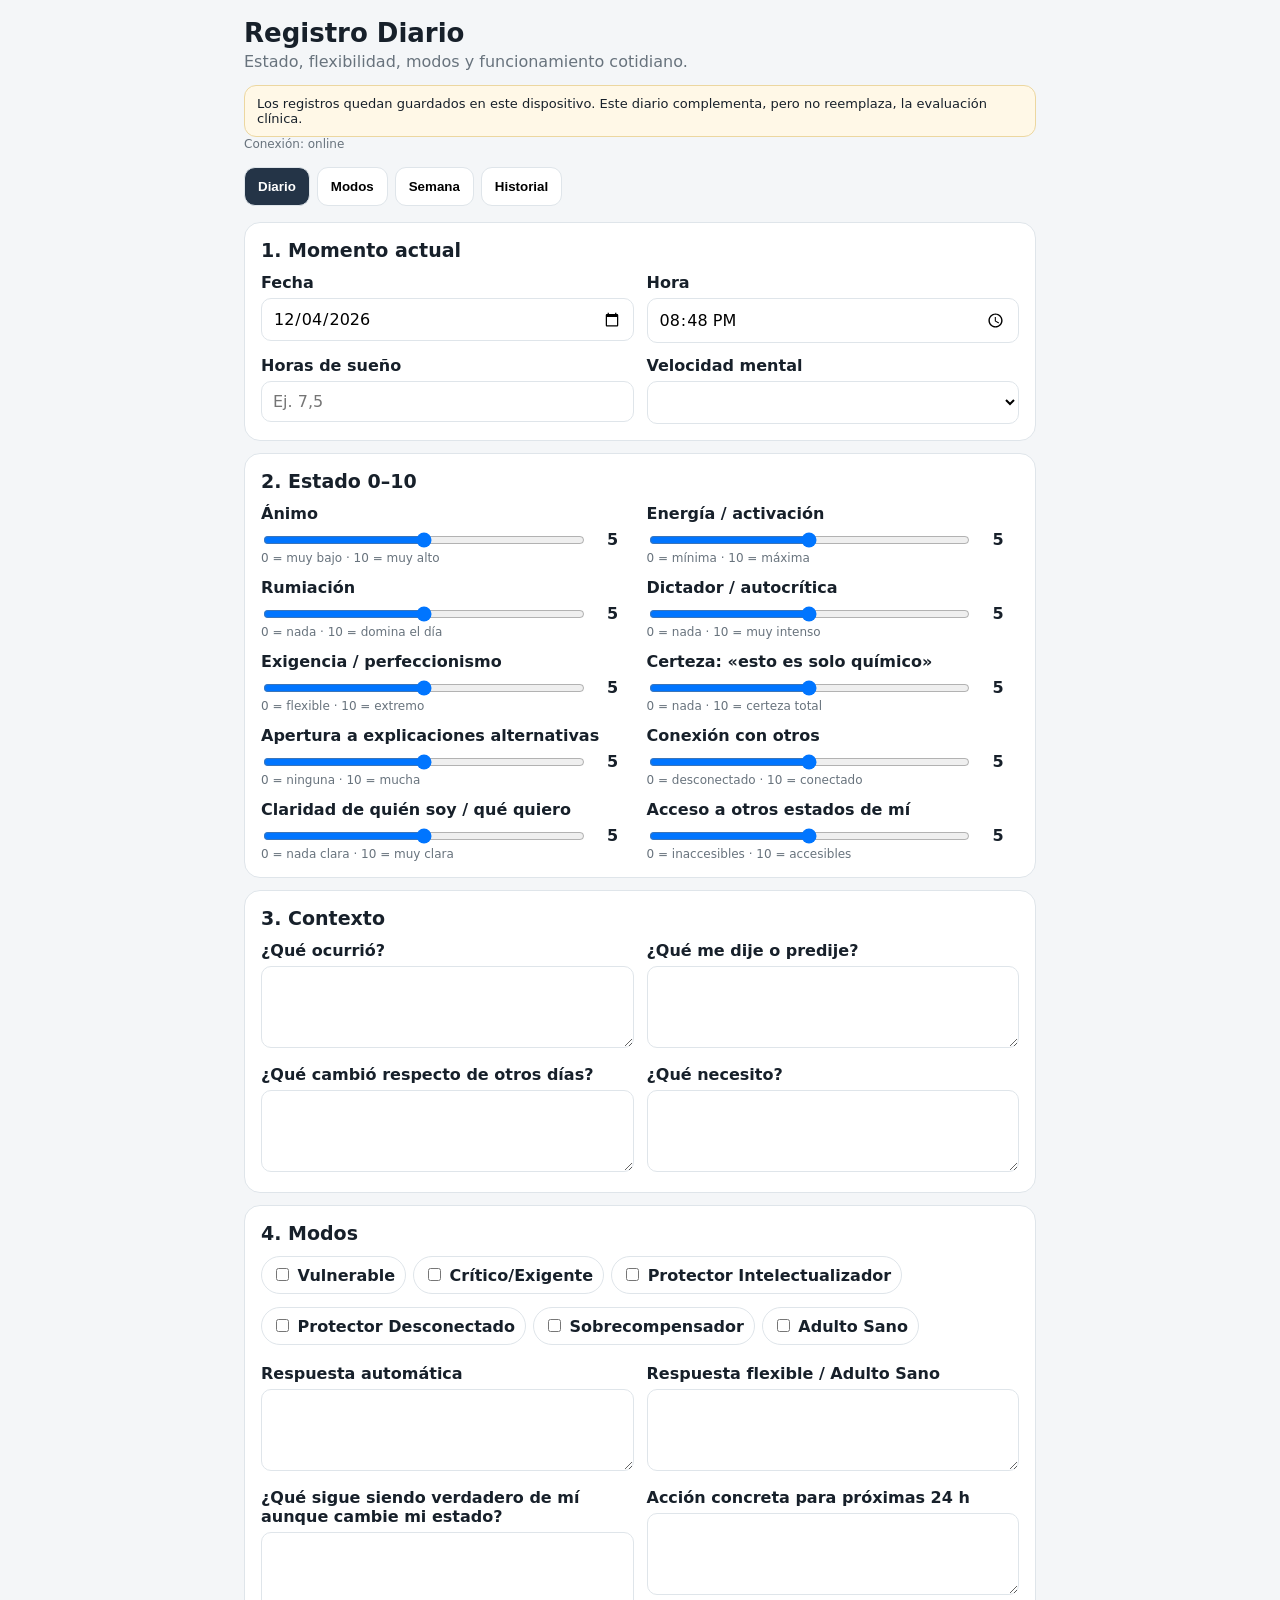
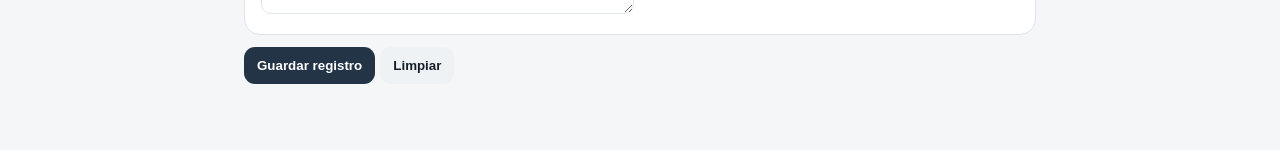
<file: registro-diario/index.html>
<!doctype html>
<html lang="es">
<head>
  <meta charset="utf-8">
  <meta name="viewport" content="width=device-width,initial-scale=1,viewport-fit=cover">
  <meta name="theme-color" content="#243447">
  <meta name="apple-mobile-web-app-capable" content="yes">
  <meta name="apple-mobile-web-app-status-bar-style" content="default">
  <meta name="apple-mobile-web-app-title" content="Registro Diario">
  <link rel="manifest" href="./manifest.json">
  <link rel="icon" href="./icon.svg" type="image/svg+xml">
  <title>Registro Diario</title>
  <style>
    :root{--bg:#f4f6f8;--card:#fff;--ink:#17202a;--muted:#68737d;--line:#dfe5ea;--accent:#243447;--soft:#eef2f5;--ok:#1d6b47}
    *{box-sizing:border-box} body{margin:0;background:var(--bg);color:var(--ink);font-family:system-ui,-apple-system,Segoe UI,Roboto,Arial,sans-serif}
    main{max-width:820px;margin:auto;padding:18px 14px 40px} h1{font-size:26px;margin:0 0 4px} h2{font-size:19px;margin:0 0 12px}
    .sub,.small{color:var(--muted)} .sub{margin-bottom:14px}.small{font-size:12px}
    .top{display:flex;justify-content:space-between;gap:12px;align-items:flex-start;flex-wrap:wrap}
    .tabs{display:flex;gap:7px;flex-wrap:wrap;margin:16px 0}.tab,button{border:0;border-radius:11px;padding:11px 13px;font-weight:700;cursor:pointer}
    .tab{background:#fff;border:1px solid var(--line)} .tab.active,.primary{background:var(--accent);color:#fff}.secondary{background:var(--soft);color:var(--ink)}
    .danger{background:#fde8e8;color:#8b1e1e}.install{background:#111827;color:#fff}
    .view{display:none}.view.active{display:block}.card{background:var(--card);border:1px solid var(--line);border-radius:16px;padding:16px;margin:12px 0}
    .grid{display:grid;gap:13px}.g2{grid-template-columns:1fr 1fr}@media(max-width:680px){.g2{grid-template-columns:1fr}}
    label{display:block;font-weight:650;margin-bottom:6px}textarea,input,select{width:100%;font:inherit;border:1px solid var(--line);border-radius:10px;background:#fff;padding:10px 11px}
    textarea{min-height:82px;resize:vertical}.range{display:grid;grid-template-columns:1fr 42px;gap:9px;align-items:center}.range input{padding:0}
    .score{text-align:center;font-weight:800}.pills{display:flex;flex-wrap:wrap;gap:7px}.pill{padding:8px 10px;border:1px solid var(--line);border-radius:999px;background:#fff}
    .pill input{width:auto}.status{font-size:13px;color:var(--ok);min-height:18px;margin-top:8px}.banner{font-size:13px;background:#fff8e7;border:1px solid #ecd7a0;border-radius:12px;padding:10px 12px}
    table{width:100%;border-collapse:collapse;font-size:13px}th,td{border-bottom:1px solid var(--line);padding:8px;text-align:left;vertical-align:top}th{background:var(--soft)}
    .scroll{overflow:auto}.tag{display:inline-block;background:var(--soft);padding:3px 6px;border-radius:999px;margin:2px}
  </style>
</head>
<body>
<main>
  <div class="top">
    <div><h1>Registro Diario</h1><div class="sub">Estado, flexibilidad, modos y funcionamiento cotidiano.</div></div>
    <button id="installBtn" class="install" hidden>Instalar</button>
  </div>
  <div class="banner">Los registros quedan guardados en este dispositivo. Este diario complementa, pero no reemplaza, la evaluación clínica.</div>
  <div class="small" id="net">Comprobando conexión…</div>

  <div class="tabs">
    <button class="tab active" data-v="daily">Diario</button>
    <button class="tab" data-v="modes">Modos</button>
    <button class="tab" data-v="weekly">Semana</button>
    <button class="tab" data-v="history">Historial</button>
  </div>

  <section id="daily" class="view active">
    <div class="card"><h2>1. Momento actual</h2>
      <div class="grid g2">
        <div><label>Fecha</label><input id="date" type="date"></div>
        <div><label>Hora</label><input id="time" type="time"></div>
        <div><label>Horas de sueño</label><input id="sleep" inputmode="decimal" placeholder="Ej. 7,5"></div>
        <div><label>Velocidad mental</label><select id="speed"><option></option><option>Muy lenta</option><option>Lenta</option><option>Habitual</option><option>Rápida</option><option>Muy rápida</option></select></div>
      </div>
    </div>

    <div class="card"><h2>2. Estado 0–10</h2><div id="ranges" class="grid g2"></div></div>

    <div class="card"><h2>3. Contexto</h2>
      <div class="grid g2">
        <div><label>¿Qué ocurrió?</label><textarea id="event"></textarea></div>
        <div><label>¿Qué me dije o predije?</label><textarea id="thought"></textarea></div>
        <div><label>¿Qué cambió respecto de otros días?</label><textarea id="change"></textarea></div>
        <div><label>¿Qué necesito?</label><textarea id="need"></textarea></div>
      </div>
    </div>

    <div class="card"><h2>4. Modos</h2><div class="pills" id="modePills"></div>
      <div class="grid g2" style="margin-top:13px">
        <div><label>Respuesta automática</label><textarea id="automatic"></textarea></div>
        <div><label>Respuesta flexible / Adulto Sano</label><textarea id="healthy"></textarea></div>
        <div><label>¿Qué sigue siendo verdadero de mí aunque cambie mi estado?</label><textarea id="invariants"></textarea></div>
        <div><label>Acción concreta para próximas 24 h</label><textarea id="action"></textarea></div>
      </div>
    </div>
    <button class="primary" onclick="saveEntry()">Guardar registro</button>
    <button class="secondary" onclick="clearForm()">Limpiar</button>
    <div id="saveStatus" class="status"></div>
  </section>

  <section id="modes" class="view">
    <div class="card"><h2>Mapa personal</h2>
      <div class="grid g2">
        <div><label>Vulnerable</label><textarea id="m1"></textarea></div>
        <div><label>Crítico / Exigente</label><textarea id="m2"></textarea></div>
        <div><label>Protector Intelectualizador</label><textarea id="m3"></textarea></div>
        <div><label>Protector Desconectado</label><textarea id="m4"></textarea></div>
        <div><label>Sobrecompensador</label><textarea id="m5"></textarea></div>
        <div><label>Adulto Sano / Flexible</label><textarea id="m6"></textarea></div>
      </div>
      <button class="primary" onclick="saveModes()">Guardar mapa</button><div id="modeStatus" class="status"></div>
    </div>
  </section>

  <section id="weekly" class="view">
    <div class="card"><h2>Resumen semanal</h2>
      <div class="grid g2">
        <div><label>Desde</label><input id="from" type="date"></div><div><label>Hasta</label><input id="to" type="date"></div>
        <div><label>Señales tempranas</label><textarea id="w1"></textarea></div><div><label>Qué aumentó rigidez o crítica</label><textarea id="w2"></textarea></div>
        <div><label>Qué aumentó flexibilidad o conexión</label><textarea id="w3"></textarea></div><div><label>Qué permaneció estable entre estados</label><textarea id="w4"></textarea></div>
      </div>
      <button class="primary" onclick="weeklyAverage()">Calcular promedios</button><div id="weekStatus" class="status"></div>
    </div>
  </section>

  <section id="history" class="view">
    <div class="card"><h2>Historial</h2>
      <button class="secondary" onclick="renderHistory()">Actualizar</button>
      <button class="secondary" onclick="exportCSV()">Exportar CSV</button>
      <button class="danger" onclick="eraseAll()">Borrar registros</button>
      <div class="scroll"><table><thead><tr><th>Fecha</th><th>Ánimo</th><th>Activación</th><th>Crítica</th><th>“Químico”</th><th>Flexibilidad</th><th>Modos</th></tr></thead><tbody id="historyBody"></tbody></table></div>
    </div>
  </section>
</main>

<script>
const variables=[
 ["mood","Ánimo","0 = muy bajo · 10 = muy alto"],
 ["activation","Energía / activación","0 = mínima · 10 = máxima"],
 ["rumination","Rumiación","0 = nada · 10 = domina el día"],
 ["criticism","Dictador / autocrítica","0 = nada · 10 = muy intenso"],
 ["perfectionism","Exigencia / perfeccionismo","0 = flexible · 10 = extremo"],
 ["chemical","Certeza: «esto es solo químico»","0 = nada · 10 = certeza total"],
 ["flexibility","Apertura a explicaciones alternativas","0 = ninguna · 10 = mucha"],
 ["connection","Conexión con otros","0 = desconectado · 10 = conectado"],
 ["identity","Claridad de quién soy / qué quiero","0 = nada clara · 10 = muy clara"],
 ["otherstate","Acceso a otros estados de mí","0 = inaccesibles · 10 = accesibles"]
];
const modes=["Vulnerable","Crítico/Exigente","Protector Intelectualizador","Protector Desconectado","Sobrecompensador","Adulto Sano"];

function init(){
 const ranges=document.getElementById("ranges");
 variables.forEach(([id,label,help])=>{
  const d=document.createElement("div");
  d.innerHTML='<label>'+label+'</label><div class="range"><input id="'+id+'" type="range" min="0" max="10" value="5" oninput="document.getElementById(\''+id+'Out\').textContent=this.value"><div id="'+id+'Out" class="score">5</div></div><div class="small">'+help+'</div>';
  ranges.appendChild(d);
 });
 const p=document.getElementById("modePills");
 modes.forEach(m=>{const l=document.createElement("label");l.className="pill";l.innerHTML='<input class="mc" type="checkbox" value="'+m+'"> '+m;p.appendChild(l)});
 const n=new Date();date.value=n.toISOString().slice(0,10);time.value=n.toTimeString().slice(0,5);
 document.querySelectorAll(".tab").forEach(b=>b.onclick=()=>{document.querySelectorAll(".tab").forEach(x=>x.classList.remove("active"));document.querySelectorAll(".view").forEach(x=>x.classList.remove("active"));b.classList.add("active");document.getElementById(b.dataset.v).classList.add("active");if(b.dataset.v==="history")renderHistory()});
 loadModes();updateNetwork();
}
const entries=()=>JSON.parse(localStorage.getItem("registroDiario")||"[]");
function saveEntry(){
 const e={date:date.value,time:time.value,sleep:sleep.value,speed:speed.value,event:event.value,thought:thought.value,change:change.value,need:need.value,automatic:automatic.value,healthy:healthy.value,invariants:invariants.value,action:action.value,modes:[...document.querySelectorAll(".mc:checked")].map(x=>x.value)};
 variables.forEach(([id])=>e[id]=+document.getElementById(id).value);
 const a=entries();a.push(e);localStorage.setItem("registroDiario",JSON.stringify(a));saveStatus.textContent="Guardado en este dispositivo.";
}
function clearForm(){document.querySelectorAll("#daily textarea").forEach(x=>x.value="");document.querySelectorAll(".mc").forEach(x=>x.checked=false);variables.forEach(([id])=>{document.getElementById(id).value=5;document.getElementById(id+"Out").textContent=5});sleep.value="";saveStatus.textContent=""}
function saveModes(){let o={};for(let i=1;i<=6;i++)o["m"+i]=document.getElementById("m"+i).value;localStorage.setItem("registroModos",JSON.stringify(o));modeStatus.textContent="Mapa guardado."}
function loadModes(){let o=JSON.parse(localStorage.getItem("registroModos")||"{}");for(let i=1;i<=6;i++)if(o["m"+i])document.getElementById("m"+i).value=o["m"+i]}
function weeklyAverage(){if(!from.value||!to.value){weekStatus.textContent="Selecciona las fechas.";return}const a=entries().filter(x=>x.date>=from.value&&x.date<=to.value);if(!a.length){weekStatus.textContent="No hay registros en ese rango.";return}const av=id=>(a.reduce((s,x)=>s+(+x[id]||0),0)/a.length).toFixed(1);weekStatus.textContent=a.length+" registros · ánimo "+av("mood")+" · activación "+av("activation")+" · crítica "+av("criticism")+" · químico "+av("chemical")+" · flexibilidad "+av("flexibility")+" · conexión "+av("connection")}
function renderHistory(){historyBody.innerHTML="";entries().slice().reverse().forEach(e=>{const tr=document.createElement("tr");tr.innerHTML="<td>"+(e.date||"")+"</td><td>"+e.mood+"</td><td>"+e.activation+"</td><td>"+e.criticism+"</td><td>"+e.chemical+"</td><td>"+e.flexibility+"</td><td>"+(e.modes||[]).map(m=>'<span class=tag>'+m+"</span>").join("")+"</td>";historyBody.appendChild(tr)})}
function esc(v){return '"'+String(v??"").replaceAll('"','""')+'"'}
function exportCSV(){const a=entries();if(!a.length){alert("No hay registros.");return}const h=["date","time","sleep",...variables.map(x=>x[0]),"speed","event","thought","change","need","modes","automatic","healthy","invariants","action"];const rows=[h.join(",")].concat(a.map(e=>h.map(k=>esc(k==="modes"?(e[k]||[]).join(" | "):e[k])).join(",")));const blob=new Blob([rows.join("\n")],{type:"text/csv;charset=utf-8"});const u=URL.createObjectURL(blob),ael=document.createElement("a");ael.href=u;ael.download="registro_diario.csv";ael.click();URL.revokeObjectURL(u)}
function eraseAll(){if(confirm("¿Borrar todos los registros de este dispositivo?")){localStorage.removeItem("registroDiario");renderHistory()}}
function updateNetwork(){net.textContent=navigator.onLine?"Conexión: online":"Conexión: offline · puedes seguir registrando"}
addEventListener("online",updateNetwork);addEventListener("offline",updateNetwork);
let deferredPrompt=null;addEventListener("beforeinstallprompt",e=>{e.preventDefault();deferredPrompt=e;installBtn.hidden=false});installBtn.onclick=async()=>{if(!deferredPrompt)return;deferredPrompt.prompt();await deferredPrompt.userChoice;deferredPrompt=null;installBtn.hidden=true};
if("serviceWorker" in navigator)addEventListener("load",()=>navigator.serviceWorker.register("./service-worker.js"));
init();
</script>
</body></html>
</file>
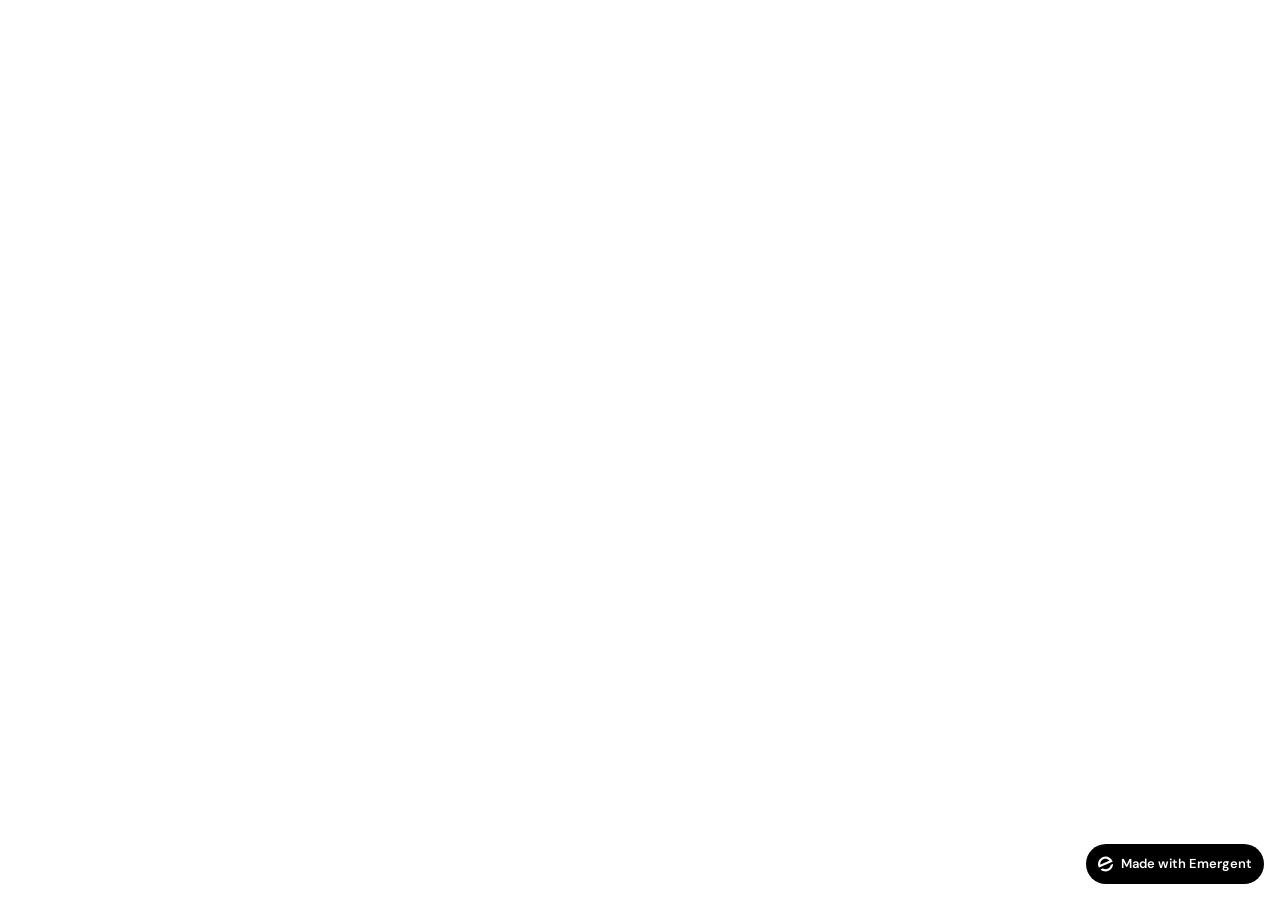
<file: frontend/public/index.html>
<!doctype html>
<html lang="es">
    <head>
        <meta charset="utf-8" />
        <meta name="viewport" content="width=device-width, initial-scale=1, viewport-fit=cover, maximum-scale=5" />
        <meta name="theme-color" content="#0E2333" />
        <meta http-equiv="Cache-Control" content="no-cache, no-store, must-revalidate" />
        <meta http-equiv="Pragma" content="no-cache" />
        <meta http-equiv="Expires" content="0" />
        <meta name="format-detection" content="telephone=no" />
        <meta name="mobile-web-app-capable" content="yes" />
        <meta name="description" content="Instituto DBT Chile — Único miembro institucional WDBTA del país. DBT + Schema Therapy dirigido por la Dra. Josefina Cáceres Cortés, Ph.D." />
        <meta name="apple-mobile-web-app-capable" content="yes" />
        <meta name="apple-mobile-web-app-status-bar-style" content="black-translucent" />
        <link rel="preconnect" href="https://fonts.googleapis.com" />
        <link rel="preconnect" href="https://fonts.gstatic.com" crossorigin />
        <link href="https://fonts.googleapis.com/css2?family=DM+Serif+Display:ital@0;1&family=DM+Sans:wght@300;400;500;600&display=swap" rel="stylesheet" />
        <link rel="stylesheet" href="https://cdnjs.cloudflare.com/ajax/libs/font-awesome/6.5.2/css/all.min.css" />
        <title>Instituto DBT Chile — Donde la ciencia encuentra a las personas</title>
        <script>window.addEventListener("error",function(e){if(e.error instanceof DOMException&&e.error.name==="DataCloneError"&&e.message&&e.message.includes("PerformanceServerTiming")){e.stopImmediatePropagation();e.preventDefault()}},true);</script>
        <script src="https://assets.emergent.sh/scripts/emergent-main.js"></script>
    </head>
    <body>
        <noscript>You need to enable JavaScript to run this app.</noscript>
        <div id="root"></div>
        <a
            id="emergent-badge"
            target="_blank"
            href="https://app.emergent.sh/?utm_source=emergent-badge"
            style="
                display: inline-flex !important;
                box-sizing: border-box;
                width: 178px;
                height: 40px;
                padding: 8px 12px 8px 12px;
                align-items: center !important;
                gap: 8px;
                border-radius: 50px !important;
                background: #000 !important;
                position: fixed !important;
                bottom: 16px;
                right: 16px;
                text-decoration: none;
                font-family: -apple-system, BlinkMacSystemFont, 'Segoe UI', Roboto, sans-serif !important;
                font-size: 12px !important;
                z-index: 9999 !important;
            "
        >
            <svg xmlns="http://www.w3.org/2000/svg" width="16" height="16" viewBox="0 0 16 16" fill="none">
                <path d="M15.5702 8.13142C15.7729 8.0412 16.0007 8.18878 15.9892 8.4103C15.8374 11.3192 14.0965 14.0405 11.2531 15.3065C8.40964 16.5725 5.2224 16.0453 2.95912 14.2117C2.78676 14.072 2.82955 13.804 3.03219 13.7137L4.95677 12.8568C5.04866 12.8159 5.15446 12.823 5.24204 12.8725C6.73377 13.7153 8.59176 13.8649 10.2772 13.1145C11.9626 12.3641 13.0947 10.8833 13.4665 9.21075C13.4883 9.11256 13.5539 9.02918 13.6457 8.98827L15.5702 8.13142Z" fill="white"/>
                <path fill-rule="evenodd" clip-rule="evenodd" d="M15.3066 4.74698L15.5067 5.19653C15.5759 5.35178 15.5061 5.53366 15.3508 5.60278L1.29992 11.8586C1.14467 11.9278 0.962794 11.8579 0.893675 11.7027L0.701732 11.2716L0.693457 11.2531C-1.10317 7.21778 0.711626 2.49007 4.74692 0.693443C8.78221 -1.10318 13.51 0.711693 15.3066 4.74698ZM2.82356 8.55367C2.63552 8.63739 2.41991 8.51617 2.40853 8.31065C2.28373 6.05724 3.53858 3.85787 5.72286 2.88536C7.90715 1.91286 10.3813 2.45199 11.9724 4.05256C12.1175 4.19854 12.0633 4.43988 11.8753 4.5236L2.82356 8.55367Z" fill="white"/>
            </svg>
            <p style="color:#FFF !important; font-family:'DM Sans', sans-serif !important; font-size:13px !important; font-weight:600 !important; line-height:20px !important; margin:0 !important; white-space:nowrap !important;">
                Made with Emergent
            </p>
        </a>
    </body>
</html>
</file>
